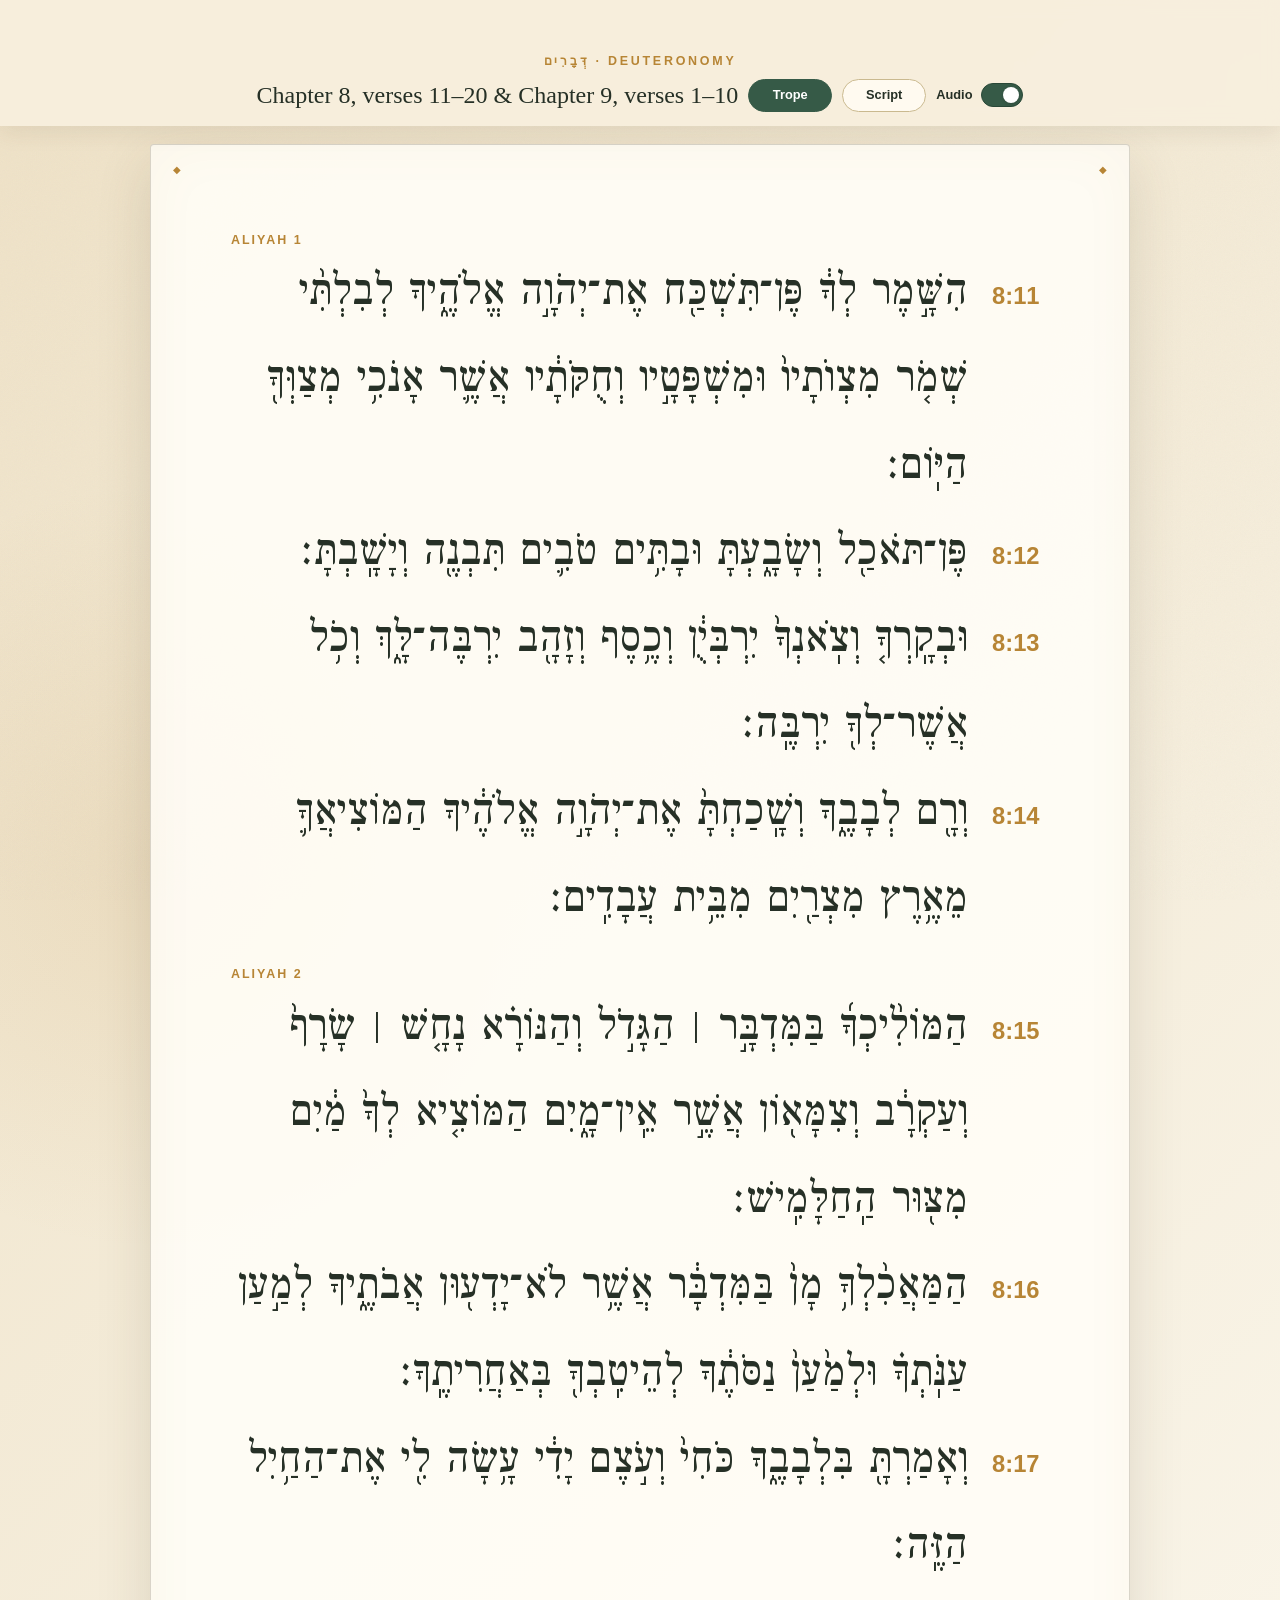
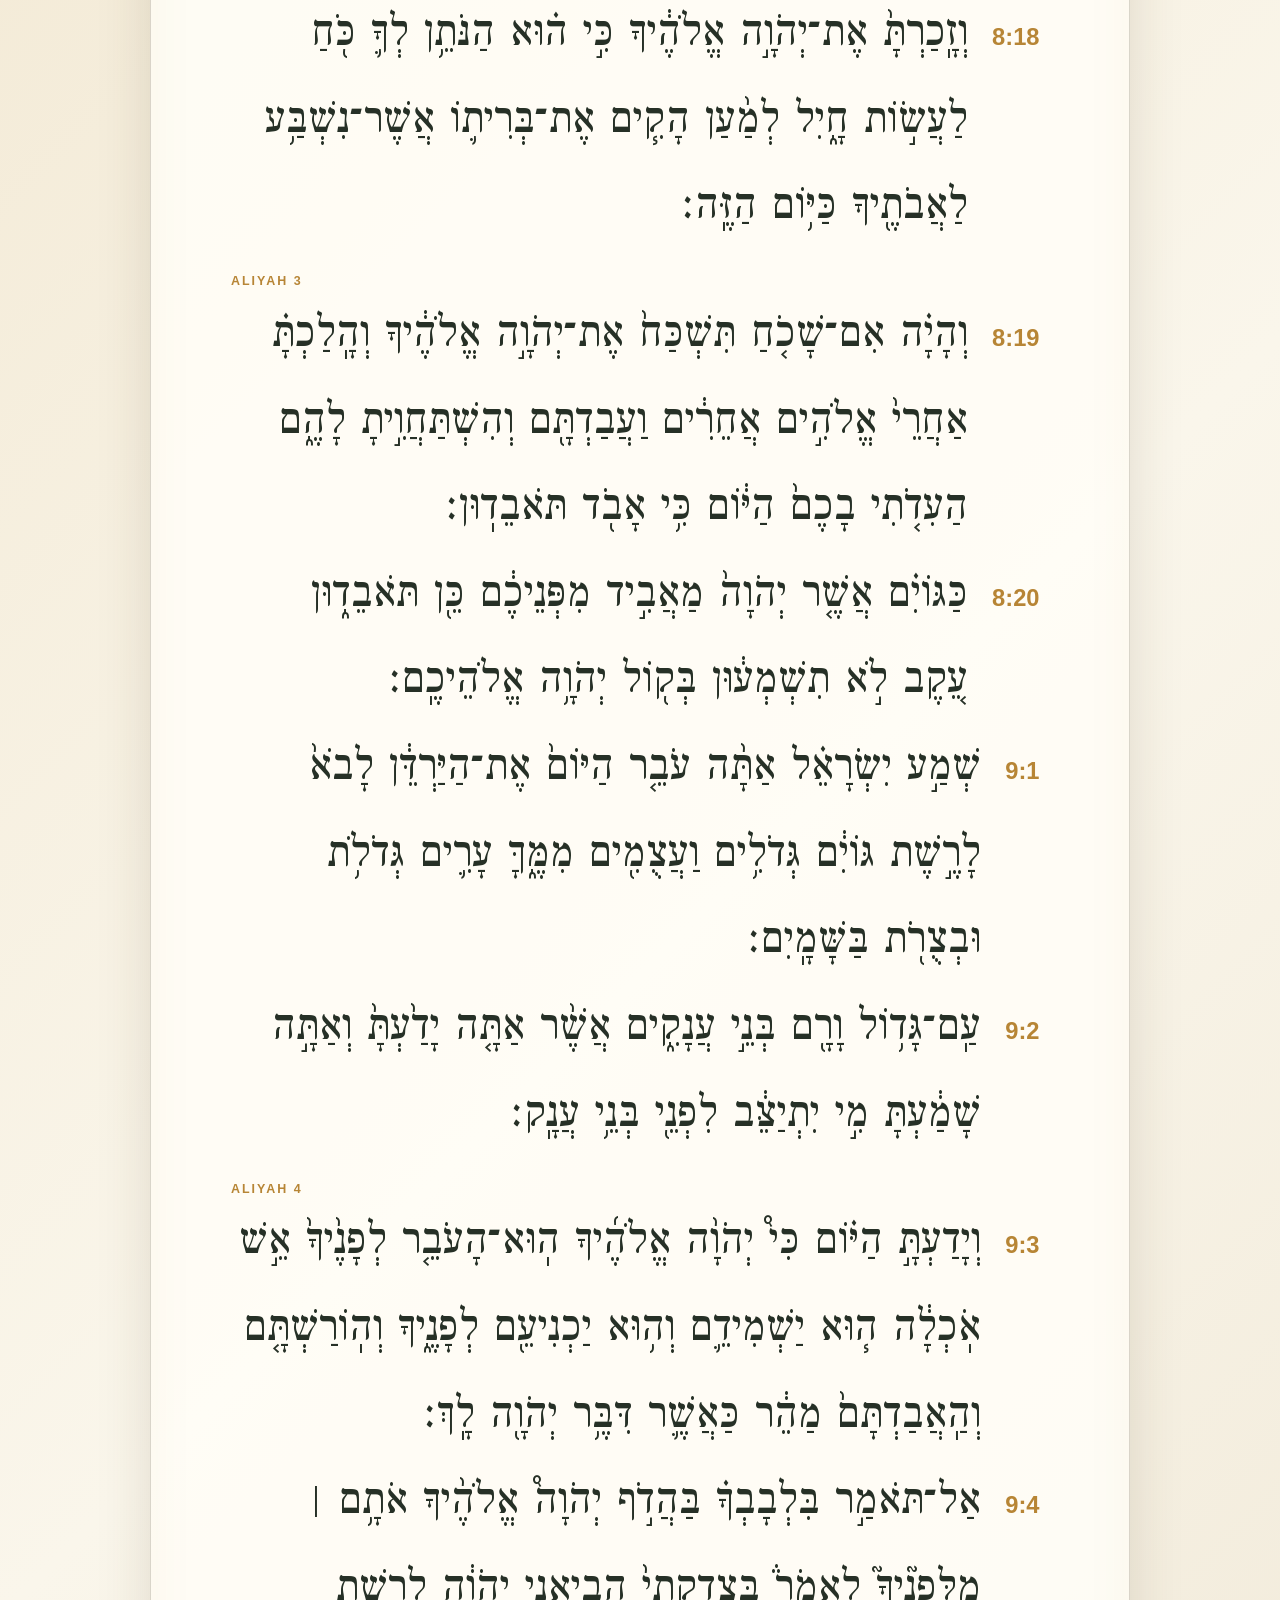
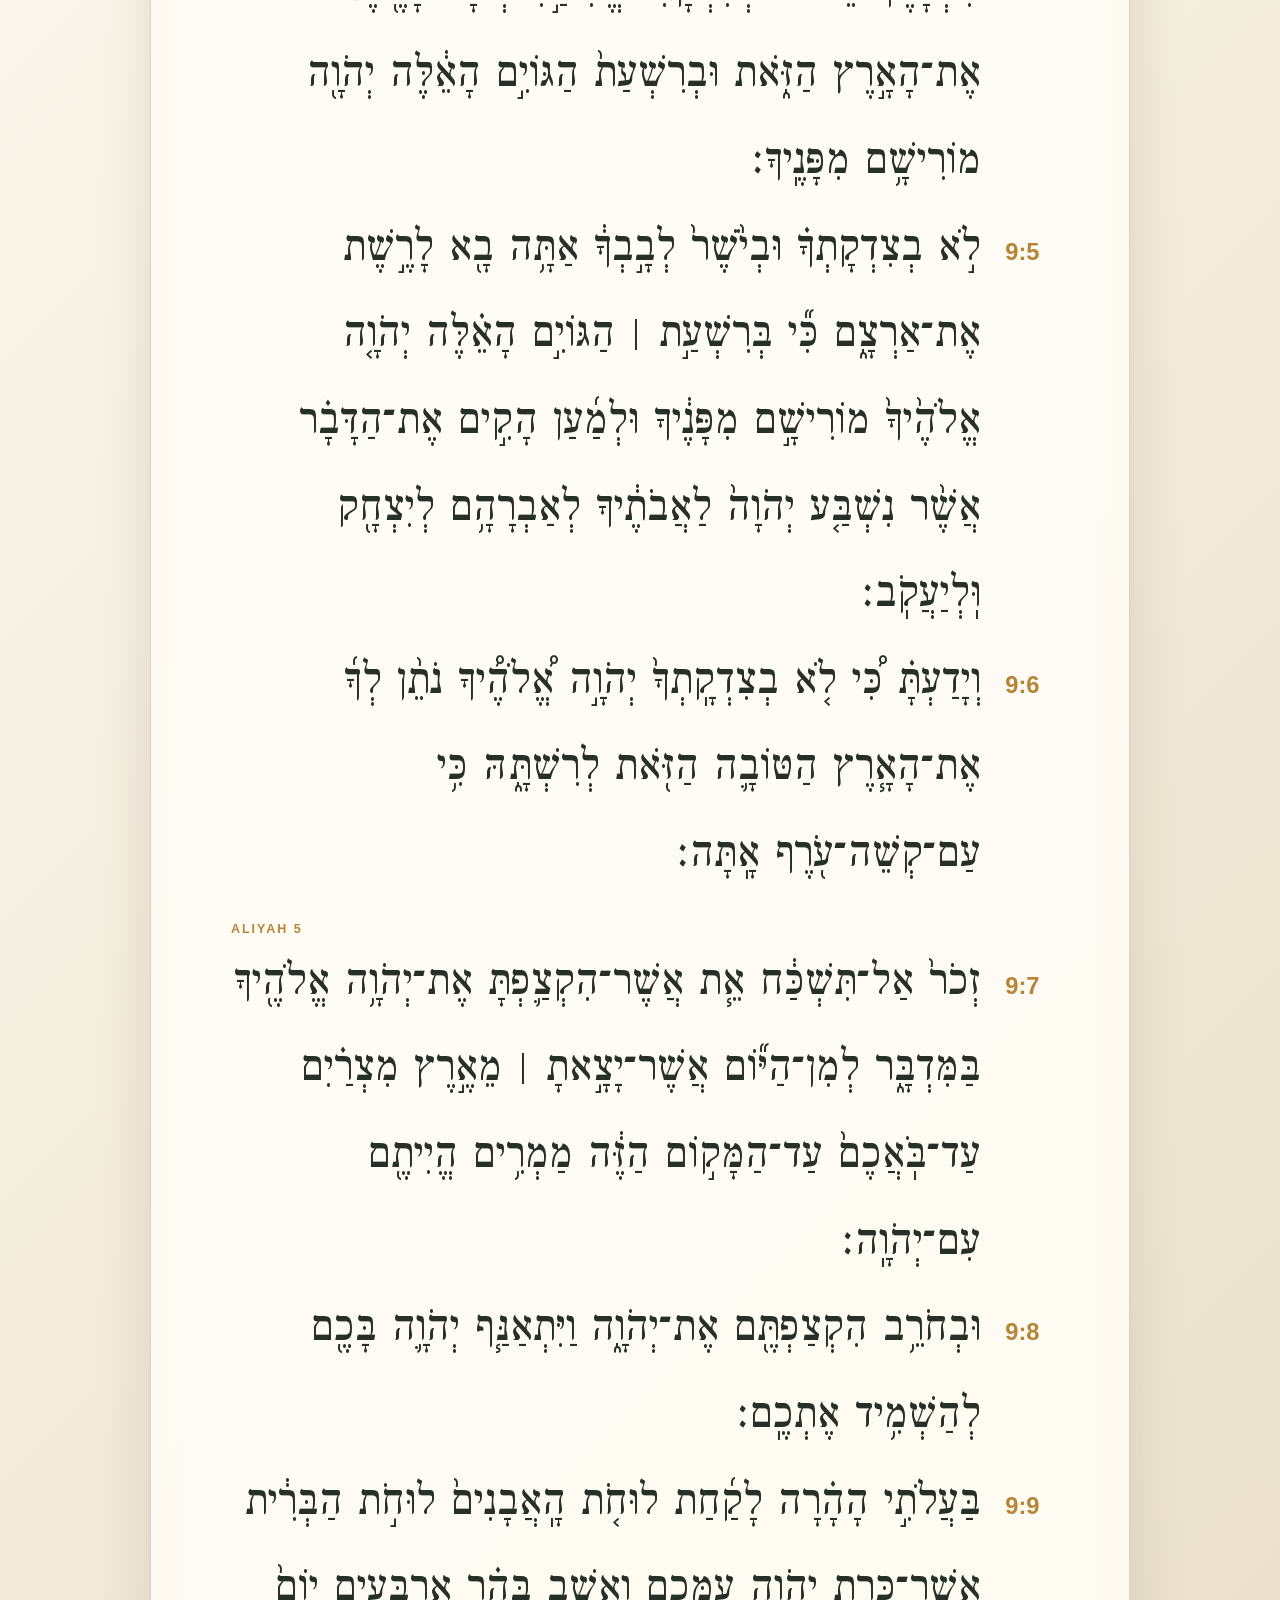
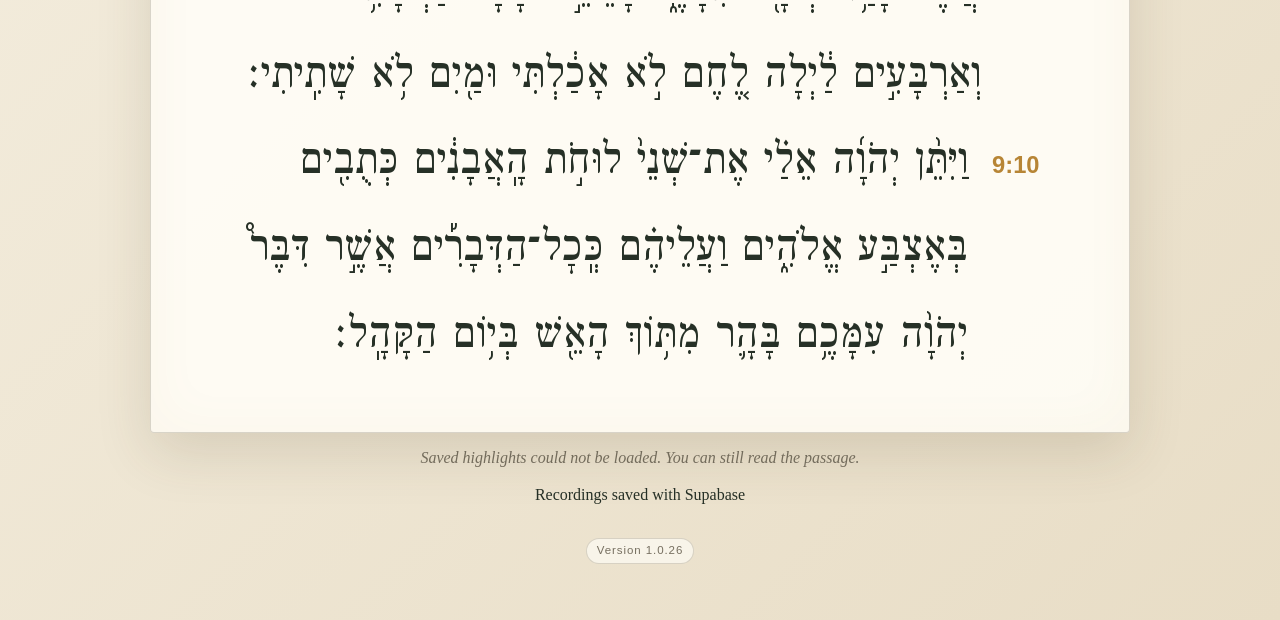
<file: index.html>
<!doctype html>
<html lang="en">
<head>
  <meta charset="utf-8">
  <meta name="viewport" content="width=device-width, initial-scale=1">
  <meta name="theme-color" content="#f3ead6">
  <title>Deuteronomy 8:11–20; 9:1–10 · Chant the Verses</title>
  <link rel="preconnect" href="https://fonts.googleapis.com">
  <link rel="preconnect" href="https://fonts.gstatic.com" crossorigin>
  <link href="https://fonts.googleapis.com/css2?family=Frank+Ruhl+Libre:wght@400;600;700&display=swap" rel="stylesheet">
  <link rel="stylesheet" href="styles.css?v=1.0.35">
</head>
<body>
  <main class="page">
    <header class="page-header">
      <p class="eyebrow">דְּבָרִים · DEUTERONOMY</p>
      <div class="passage-heading">
        <h1>Chapter 8, verses 11–20 &amp; Chapter 9, verses 1–10</h1>
        <div class="display-controls" role="group" aria-label="Display options">
          <button class="display-toggle active" id="trope-toggle" type="button" aria-pressed="true">Trope</button>
          <button class="display-toggle" id="script-toggle" type="button" aria-pressed="false">Script</button>
          <label class="audio-toggle" for="audio-toggle">
            <span>Audio</span>
            <input id="audio-toggle" type="checkbox" role="switch" checked>
            <span class="audio-toggle-track" aria-hidden="true"></span>
          </label>
        </div>
      </div>
    </header>

    <section class="passage-card" id="passage" aria-label="Deuteronomy chapter 8, verses 11 through 20 and chapter 9, verses 1 through 10"></section>

    <p class="status" id="status" aria-live="polite">Hover over a saved phrase or click a verse number to listen.</p>
    <p class="audio-credit">Recordings saved with Supabase</p>
    <p class="version">Version 1.0.26</p>
  </main>
  <script src="app.js?v=1.0.35"></script>
</body>
</html>
</file>
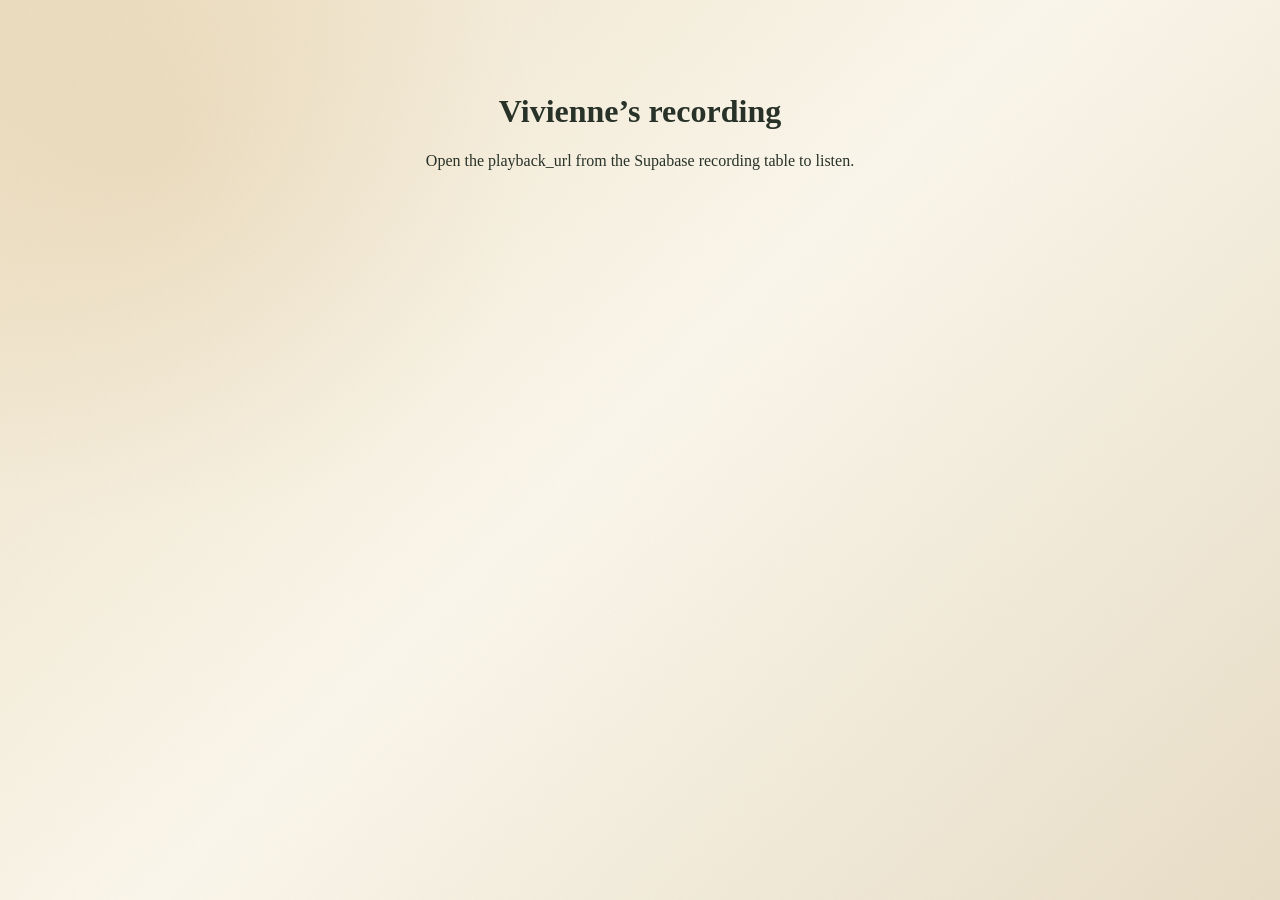
<file: recording.html>
<!doctype html>
<html lang="en">
<head>
  <meta charset="utf-8">
  <meta name="viewport" content="width=device-width, initial-scale=1">
  <meta name="referrer" content="no-referrer">
  <meta name="robots" content="noindex, nofollow">
  <title>Vivienne · Saved recording</title>
  <link rel="stylesheet" href="styles.css?v=1.0.23">
</head>
<body>
  <main class="page">
    <h1>Vivienne’s recording</h1>
    <p id="playback-status" role="status">Loading recording…</p>
    <section class="recordings-card" id="saved-recording" hidden>
      <p><strong>Name:</strong> Vivienne</p>
      <p><strong>Start Time:</strong> <span id="saved-start-time"></span></p>
      <audio id="saved-audio" controls preload="metadata" aria-label="Play Vivienne’s saved recording"></audio>
    </section>
  </main>
  <script src="recording-player.js?v=1.0.22"></script>
</body>
</html>
</file>
<file: styles.css>
@import url('https://fonts.googleapis.com/css2?family=Frank+Ruhl+Libre:wght@400;600;700&display=swap');

@font-face {
  font-family: "Taamey Frank CLM";
  src: url("fonts/taamey-frank/TTF/TaameyFrankCLM-Medium.ttf") format("truetype");
  font-style: normal;
  font-weight: 400;
  font-display: swap;
}

@font-face {
  font-family: "Stam Ashkenaz CLM";
  src: url("fonts/StamAshkenazCLM.ttf") format("truetype");
  font-style: normal;
  font-weight: 400;
  font-display: swap;
}

:root {
  color-scheme: light;
  --ink: #263026;
  --muted: #766f60;
  --paper: #fffdf7;
  --cream: #f3ead6;
  --gold: #b78535;
  --green: #365a47;
}

* { box-sizing: border-box; }

body {
  margin: 0;
  min-height: 100vh;
  color: var(--ink);
  background:
    radial-gradient(circle at 12% 16%, rgba(183,133,53,.12), transparent 24rem),
    linear-gradient(135deg, #eee1c6, #faf6eb 48%, #e8ddc6);
  font-family: Georgia, serif;
}

body::before {
  content: "";
  position: fixed;
  inset: 0;
  pointer-events: none;
  opacity: .15;
  background-image: url("data:image/svg+xml,%3Csvg xmlns='http://www.w3.org/2000/svg' width='90' height='90'%3E%3Cfilter id='n'%3E%3CfeTurbulence type='fractalNoise' baseFrequency='.8' numOctaves='3' stitchTiles='stitch'/%3E%3C/filter%3E%3Crect width='100%25' height='100%25' filter='url(%23n)' opacity='.2'/%3E%3C/svg%3E");
}

.page {
  width: min(980px, calc(100% - 32px));
  margin: 0 auto;
  padding: 72px 0 56px;
  text-align: center;
}

.page-header {
  position: sticky;
  z-index: 20;
  top: 0;
  margin: -72px calc(50% - 50vw) 18px;
  padding: 54px max(16px, calc((100vw - 980px) / 2)) 14px;
  background: rgba(247, 239, 221, .96);
  box-shadow: 0 8px 20px rgba(72,57,31,.08);
  backdrop-filter: blur(8px);
}

.eyebrow {
  margin: 0 0 10px;
  color: var(--gold);
  font: 700 .78rem/1.2 Arial, sans-serif;
  letter-spacing: .22em;
}

.passage-heading {
  display: flex;
  flex-wrap: wrap;
  justify-content: center;
  align-items: center;
  gap: 10px;
}

.passage-heading h1 {
  margin: 0;
  font-size: clamp(1rem, 2.2vw, 1.5rem);
  font-weight: 400;
}

.display-controls {
  display: flex;
  flex: none;
  max-width: 100%;
  justify-content: center;
  flex-wrap: wrap;
  gap: 10px;
}

.audio-toggle {
  display: inline-flex;
  align-items: center;
  gap: 9px;
  color: var(--ink);
  cursor: pointer;
  font: 600 .8rem/1 Arial, sans-serif;
}

.audio-toggle input {
  position: absolute;
  width: 1px;
  height: 1px;
  opacity: 0;
}

.audio-toggle-track {
  position: relative;
  width: 42px;
  height: 24px;
  border: 1px solid #cab98f;
  border-radius: 999px;
  background: #e1d8c5;
  transition: background .16s, border-color .16s;
}

.audio-toggle-track::after {
  content: "";
  position: absolute;
  top: 3px;
  left: 3px;
  width: 16px;
  height: 16px;
  border-radius: 50%;
  background: white;
  box-shadow: 0 1px 3px rgba(38,48,38,.35);
  transition: transform .16s;
}

.audio-toggle input:checked + .audio-toggle-track {
  border-color: #294737;
  background: var(--green);
}

.audio-toggle input:checked + .audio-toggle-track::after { transform: translateX(18px); }
.audio-toggle input:focus-visible + .audio-toggle-track { outline: 3px solid rgba(54,90,71,.4); outline-offset: 3px; }
.audio-toggle:has(input:disabled) { color: var(--muted); cursor: default; }
.audio-toggle input:disabled + .audio-toggle-track { opacity: .65; }

.display-toggle {
  min-width: 84px;
  border: 1px solid #cab98f;
  border-radius: 999px;
  padding: 9px 16px;
  color: var(--ink);
  background: #fffaf0;
  cursor: pointer;
  font: 600 .8rem/1 Arial, sans-serif;
}

.display-toggle:hover, .display-toggle.active {
  border-color: var(--green);
  color: white;
  background: var(--green);
}

.display-toggle:focus-visible { outline: 3px solid rgba(54,90,71,.4); outline-offset: 3px; }

.passage-card {
  position: relative;
  display: block;
  width: 100%;
  padding: clamp(54px, 8vw, 88px) clamp(25px, 7vw, 80px) 50px;
  border: 1px solid rgba(82,70,45,.22);
  border-radius: 4px;
  color: var(--ink);
  background: rgba(255,253,247,.91);
  box-shadow: 0 20px 55px rgba(72,57,31,.14), inset 0 0 55px rgba(183,133,53,.04);
}

.passage-card::before, .passage-card::after {
  content: "◆";
  position: absolute;
  top: 18px;
  color: var(--gold);
  font-size: .65rem;
}
.passage-card::before { left: 22px; }
.passage-card::after { right: 22px; }

.aliyah-heading {
  margin: 1.65em 0 .45em;
  color: var(--gold);
  font: 700 .78rem/1.2 Arial, sans-serif;
  letter-spacing: .16em;
  text-align: left;
  text-transform: uppercase;
}

.aliyah-heading:first-child { margin-top: 0; }

.verse-row {
  display: flex;
  align-items: baseline;
  gap: .35em;
  text-align: right;
  font-family: "Taamey Frank CLM", "FrankRuehl", "Frank Ruhl Libre", "Times New Roman", serif;
  font-size: clamp(1.7rem, 4.1vw, 2.85rem);
  line-height: 1.9;
}

.verse-number {
  direction: ltr;
  flex: 0 0 auto;
  border: 0;
  border-radius: 999px;
  padding: .15em .4em;
  color: var(--gold);
  background: transparent;
  cursor: pointer;
  font: 600 .52em/1 Arial, sans-serif;
}

.verse-number:hover, .verse-number.playing { color: white; background: var(--green); }
.verse-number:focus-visible { outline: 3px solid rgba(54,90,71,.4); outline-offset: 3px; }
.verse-number:disabled { opacity: .55; cursor: wait; }
.verse-line { unicode-bidi: isolate; }
.word {
  border-radius: .12em;
  box-decoration-break: clone;
  -webkit-box-decoration-break: clone;
}
.word.highlight-1 { color: #76500f; background: #f3d88e; }
.word.highlight-2 { color: #244b3a; background: #bcdac8; }
.word-space.highlight-1 { background: #f3d88e; }
.word-space.highlight-2 { background: #bcdac8; }
.word[data-group-id], .word-space[data-group-id] { cursor: pointer; }
.word.audio-active {
  color: #17251d;
  font-weight: 700;
}
.word-space.audio-active { font-weight: 700; }

.script-mode .verse-row {
  font-family: "Stam Ashkenaz CLM", "Taamey Frank CLM", "Frank Ruhl Libre", serif;
  line-height: 1.65;
}

.script-mode .word[class*="highlight-"], .script-mode .word-space[class*="highlight-"] { color: inherit; background: transparent; }
.script-mode .audio-active { font-weight: inherit; }

.corner { position: absolute; top: 16px; left: 50%; transform: translateX(-50%); color: var(--gold); font-family: "FrankRuehl", "Frank Ruhl Libre", serif; }

.verse-text {
  display: block;
  font-family: "Taamey Frank CLM", "FrankRuehl", "Frank Ruhl Libre", "Times New Roman", serif;
  font-size: clamp(2.15rem, 6.2vw, 4.8rem);
  font-weight: 400;
  line-height: 1.95;
  unicode-bidi: isolate;
}

.verse-text span {
  display: inline-block;
  padding: 0 .035em;
  border-radius: .12em;
  transition: color .16s, background .16s, transform .16s;
}


.verse-text span.active { color: #8a5b12; background: #f6e8c5; transform: translateY(-2px); }
.play-hint { display: block; margin-top: 18px; color: var(--muted); direction: ltr; font: .75rem/1 Arial, sans-serif; letter-spacing: .12em; text-transform: uppercase; }
.play-icon { color: var(--gold); margin-right: 6px; }

.controls { display: flex; justify-content: center; align-items: center; gap: 20px; margin: 24px 0 8px; }
.play-button, select { border: 1px solid #cab98f; background: #fffaf0; color: var(--ink); border-radius: 999px; padding: 10px 18px; font: 600 .85rem Arial, sans-serif; }
.play-button { cursor: pointer; }
.play-button:hover { background: var(--green); color: white; border-color: var(--green); }
.controls label { color: var(--muted); font: .78rem Arial, sans-serif; }
select { margin-left: 6px; padding: 8px 12px; }
.status { min-height: 1.3em; color: var(--muted); font-style: italic; }
.version {
  display: inline-block;
  margin: 18px 0 0;
  border: 1px solid rgba(82,70,45,.2);
  border-radius: 999px;
  padding: 6px 10px;
  color: var(--muted);
  background: rgba(255,253,247,.65);
  font: .72rem/1 Arial, sans-serif;
  letter-spacing: .08em;
}

.translation { max-width: 650px; margin: 38px auto 0; padding-top: 25px; border-top: 1px solid rgba(82,70,45,.2); }
.translation h2 { margin: 0 0 8px; color: var(--gold); font: 700 .72rem Arial, sans-serif; letter-spacing: .18em; text-transform: uppercase; }
.translation p { margin: 0; font-size: 1.08rem; line-height: 1.65; }

@media (max-width: 560px) {
  .page { padding-top: 38px; }
  .page-header { margin-top: -38px; padding-top: 28px; }
  .display-toggle { min-width: 68px; padding-inline: 10px; }
  .verse-text { line-height: 1.8; }
  .controls { flex-direction: column; gap: 10px; }
}

@media (prefers-reduced-motion: reduce) { * { transition: none !important; animation: none !important; } }
.recordings-card { margin: 24px 0; padding: 20px; background: var(--paper); border: 1px solid #d9c9a8; border-radius: 12px; }
.recordings-card h2 { margin-top: 0; font-weight: 400; }
.recordings-card p { color: var(--muted); font-size: .85rem; }
</file>
